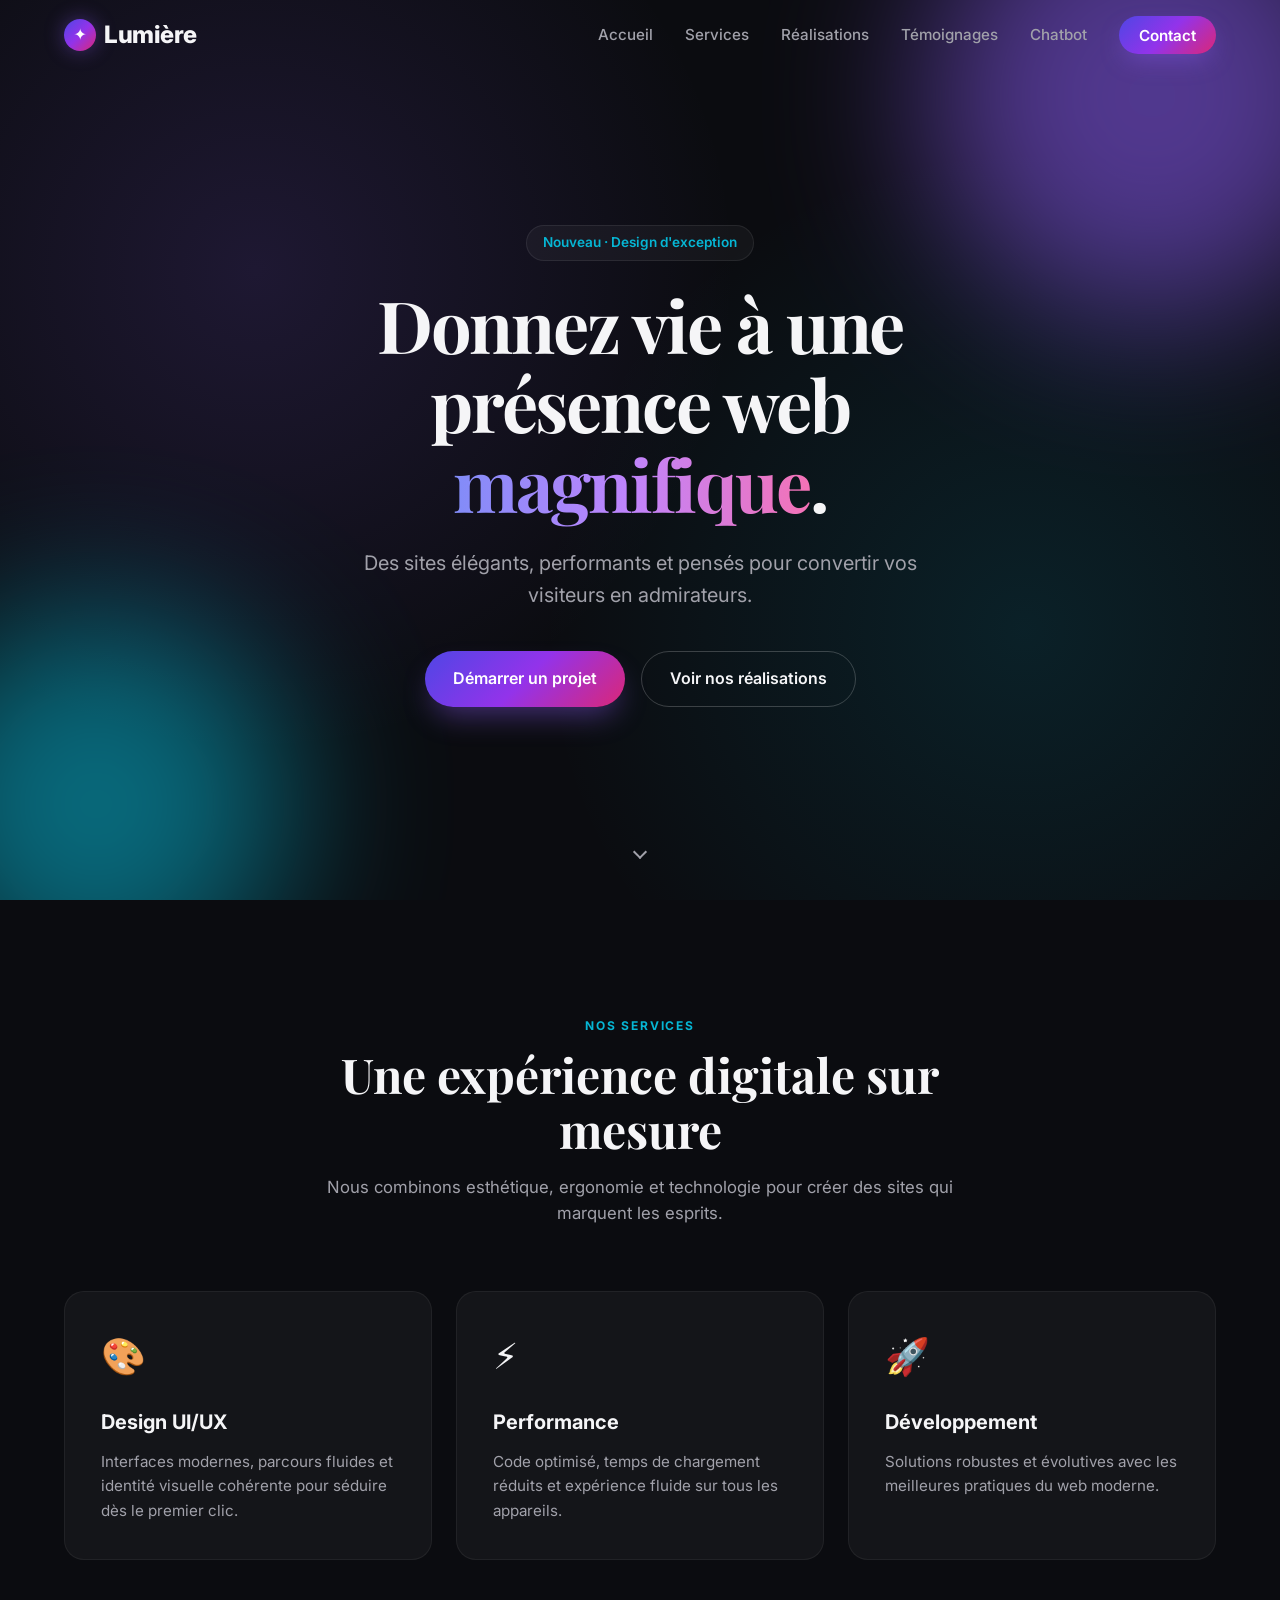
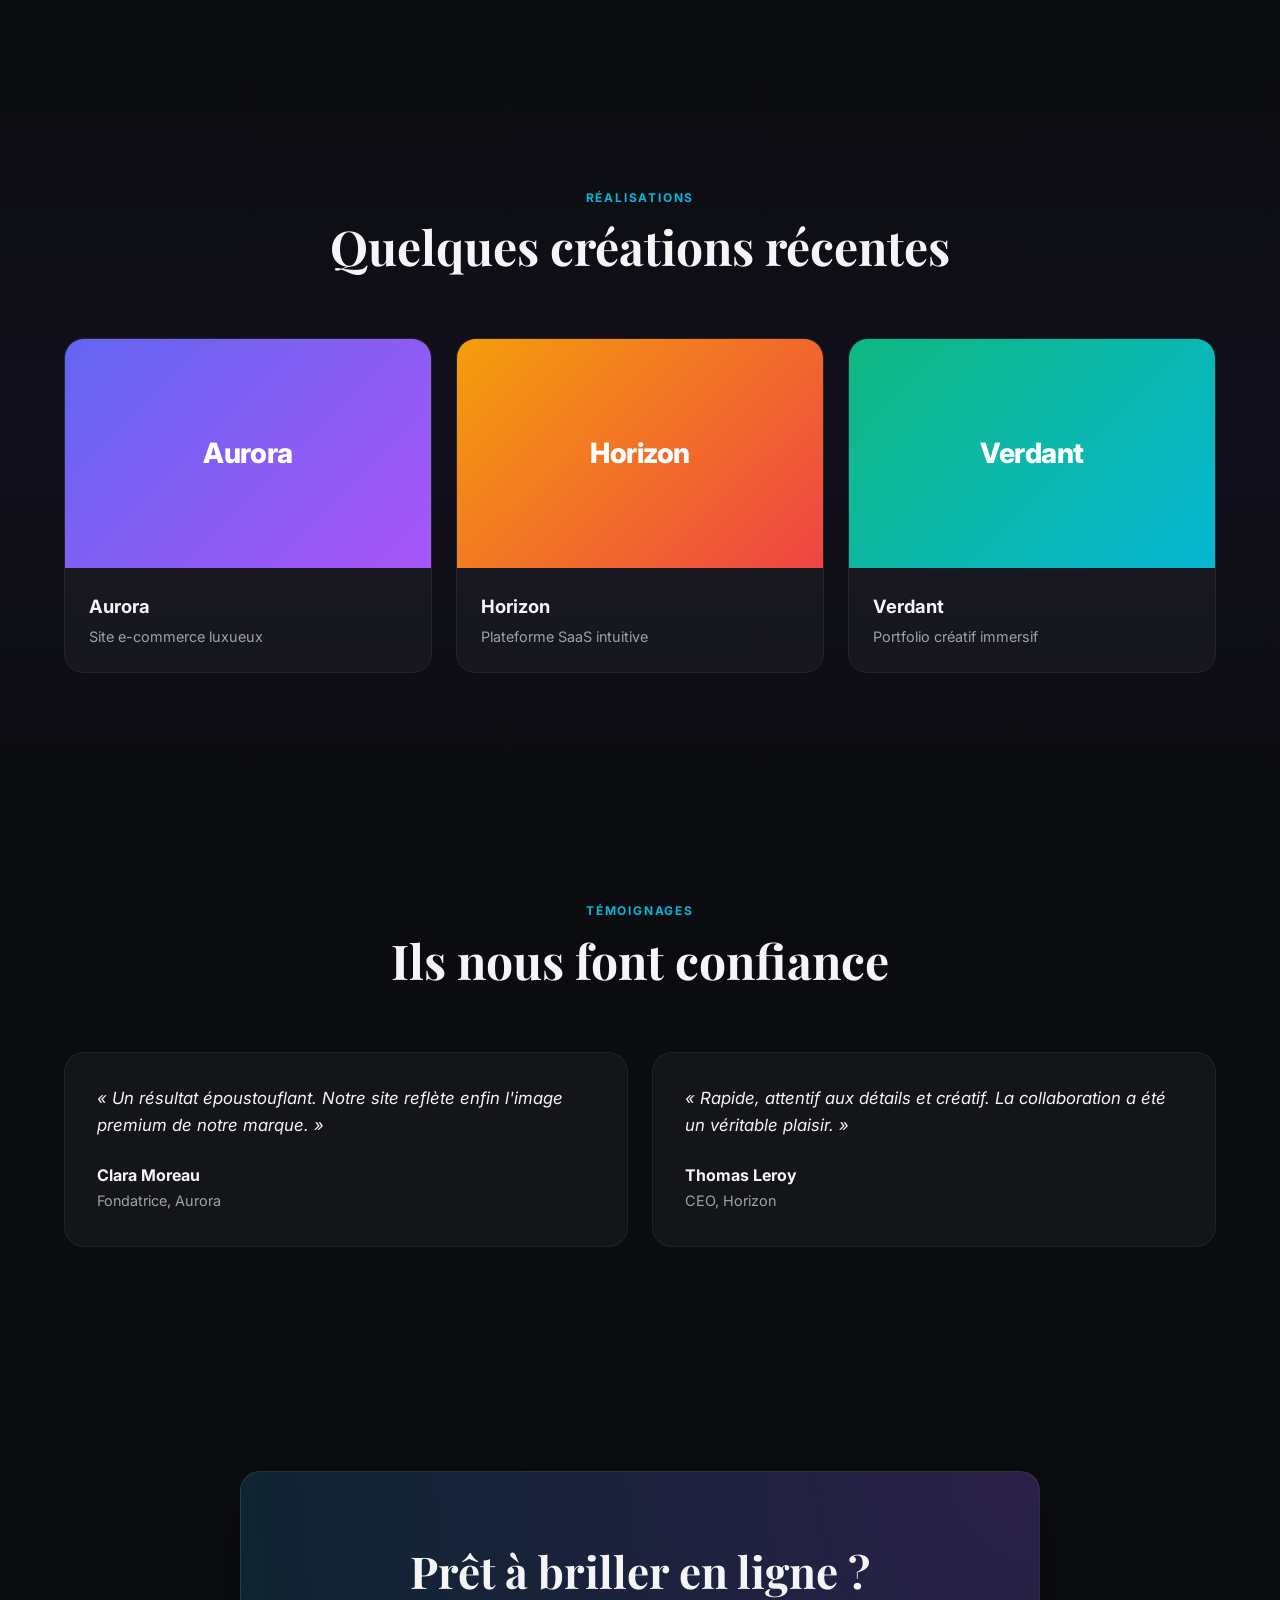
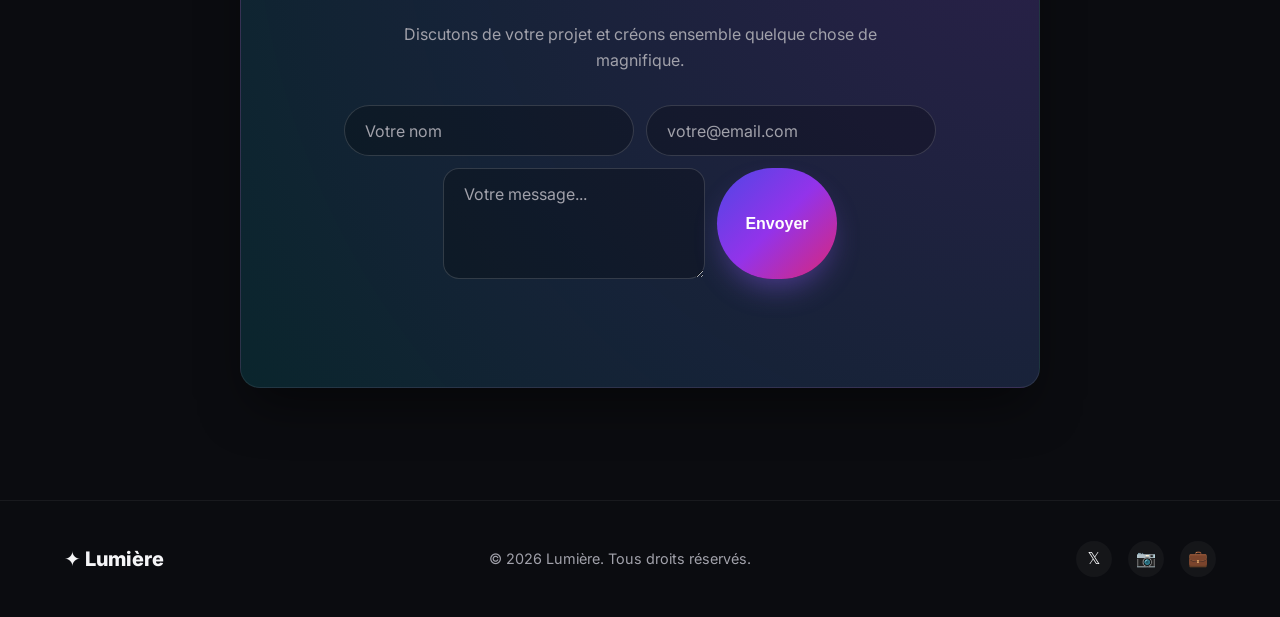
<file: index.html>
<!DOCTYPE html>
<html lang="fr">
<head>
  <meta charset="UTF-8" />
  <meta name="viewport" content="width=device-width, initial-scale=1.0" />
  <meta name="description" content="Lumière — Un site web magnifique, moderne et responsive." />
  <title>Lumière — Créons l'extraordinaire</title>
  <link rel="preconnect" href="https://fonts.googleapis.com" />
  <link rel="preconnect" href="https://fonts.gstatic.com" crossorigin />
  <link href="https://fonts.googleapis.com/css2?family=Inter:wght@300;400;600;700;800&family=Playfair+Display:wght@700&display=swap" rel="stylesheet" />
  <link rel="stylesheet" href="styles.css" />
</head>
<body>
  <header class="header" id="header">
    <nav class="nav container">
      <a href="#" class="logo" aria-label="Accueil Lumière">
        <span class="logo__icon" aria-hidden="true">✦</span>
        <span class="logo__text">Lumière</span>
      </a>

      <button class="nav__toggle" id="navToggle" aria-label="Ouvrir le menu" aria-expanded="false">
        <span class="hamburger"></span>
      </button>

      <ul class="nav__menu" id="navMenu">
        <li><a href="#accueil" class="nav__link">Accueil</a></li>
        <li><a href="#services" class="nav__link">Services</a></li>
        <li><a href="#realisations" class="nav__link">Réalisations</a></li>
        <li><a href="#temoignages" class="nav__link">Témoignages</a></li>
        <li><a href="chatbot.html" class="nav__link">Chatbot</a></li>
        <li><a href="#contact" class="nav__link nav__link--cta">Contact</a></li>
      </ul>
    </nav>
  </header>

  <main>
    <section class="hero" id="accueil">
      <div class="hero__blob hero__blob--1" aria-hidden="true"></div>
      <div class="hero__blob hero__blob--2" aria-hidden="true"></div>
      <div class="hero__content container">
        <span class="hero__badge reveal">Nouveau · Design d'exception</span>
        <h1 class="hero__title reveal">Donnez vie à une présence web <span class="text-gradient">magnifique</span>.</h1>
        <p class="hero__subtitle reveal">
          Des sites élégants, performants et pensés pour convertir vos visiteurs en admirateurs.
        </p>
        <div class="hero__actions reveal">
          <a href="#contact" class="btn btn--primary">Démarrer un projet</a>
          <a href="#realisations" class="btn btn--secondary">Voir nos réalisations</a>
        </div>
      </div>
      <a href="#services" class="scroll-indicator" aria-label="Défiler vers le bas">
        <span></span>
      </a>
    </section>

    <section class="services section" id="services">
      <div class="container">
        <div class="section__header reveal">
          <span class="section__label">Nos services</span>
          <h2 class="section__title">Une expérience digitale sur mesure</h2>
          <p class="section__desc">Nous combinons esthétique, ergonomie et technologie pour créer des sites qui marquent les esprits.</p>
        </div>

        <div class="services__grid">
          <article class="service-card reveal">
            <div class="service-card__icon" aria-hidden="true">🎨</div>
            <h3 class="service-card__title">Design UI/UX</h3>
            <p>Interfaces modernes, parcours fluides et identité visuelle cohérente pour séduire dès le premier clic.</p>
          </article>

          <article class="service-card reveal">
            <div class="service-card__icon" aria-hidden="true">⚡</div>
            <h3 class="service-card__title">Performance</h3>
            <p>Code optimisé, temps de chargement réduits et expérience fluide sur tous les appareils.</p>
          </article>

          <article class="service-card reveal">
            <div class="service-card__icon" aria-hidden="true">🚀</div>
            <h3 class="service-card__title">Développement</h3>
            <p>Solutions robustes et évolutives avec les meilleures pratiques du web moderne.</p>
          </article>
        </div>
      </div>
    </section>

    <section class="showcase section" id="realisations">
      <div class="container">
        <div class="section__header reveal">
          <span class="section__label">Réalisations</span>
          <h2 class="section__title">Quelques créations récentes</h2>
        </div>

        <div class="showcase__grid">
          <figure class="showcase__item reveal">
            <div class="showcase__thumb" style="--bg: linear-gradient(135deg, #6366f1, #a855f7);">
              <span>Aurora</span>
            </div>
            <figcaption class="showcase__caption">
              <h3>Aurora</h3>
              <p>Site e-commerce luxueux</p>
            </figcaption>
          </figure>

          <figure class="showcase__item reveal">
            <div class="showcase__thumb" style="--bg: linear-gradient(135deg, #f59e0b, #ef4444);">
              <span>Horizon</span>
            </div>
            <figcaption class="showcase__caption">
              <h3>Horizon</h3>
              <p>Plateforme SaaS intuitive</p>
            </figcaption>
          </figure>

          <figure class="showcase__item reveal">
            <div class="showcase__thumb" style="--bg: linear-gradient(135deg, #10b981, #06b6d4);">
              <span>Verdant</span>
            </div>
            <figcaption class="showcase__caption">
              <h3>Verdant</h3>
              <p>Portfolio créatif immersif</p>
            </figcaption>
          </figure>
        </div>
      </div>
    </section>

    <section class="testimonials section" id="temoignages">
      <div class="container">
        <div class="section__header reveal">
          <span class="section__label">Témoignages</span>
          <h2 class="section__title">Ils nous font confiance</h2>
        </div>

        <div class="testimonials__grid">
          <blockquote class="testimonial reveal">
            <p class="testimonial__text">« Un résultat époustouflant. Notre site reflète enfin l'image premium de notre marque. »</p>
            <footer class="testimonial__author">
              <strong>Clara Moreau</strong>
              <span>Fondatrice, Aurora</span>
            </footer>
          </blockquote>

          <blockquote class="testimonial reveal">
            <p class="testimonial__text">« Rapide, attentif aux détails et créatif. La collaboration a été un véritable plaisir. »</p>
            <footer class="testimonial__author">
              <strong>Thomas Leroy</strong>
              <span>CEO, Horizon</span>
            </footer>
          </blockquote>
        </div>
      </div>
    </section>

    <section class="cta section" id="contact">
      <div class="container">
        <div class="cta__box reveal">
          <h2 class="cta__title">Prêt à briller en ligne ?</h2>
          <p class="cta__desc">Discutons de votre projet et créons ensemble quelque chose de magnifique.</p>
          <form class="contact-form" id="contactForm" action="/.netlify/functions/contact" method="post" novalidate>
            <label for="name" class="sr-only">Votre nom</label>
            <input id="name" name="name" type="text" placeholder="Votre nom" required />

            <label for="email" class="sr-only">Votre adresse e-mail</label>
            <input id="email" name="email" type="email" placeholder="votre@email.com" required />

            <label for="message" class="sr-only">Votre message</label>
            <textarea id="message" name="message" placeholder="Votre message..." rows="4" required></textarea>

            <button type="submit" class="btn btn--primary">Envoyer</button>
            <p class="form-status" id="formStatus" aria-live="polite"></p>
          </form>
        </div>
      </div>
    </section>
  </main>

  <footer class="footer">
    <div class="container footer__inner">
      <p class="footer__brand">✦ Lumière</p>
      <p class="footer__copy">© <span id="year"></span> Lumière. Tous droits réservés.</p>
      <ul class="footer__social">
        <li><a href="#" aria-label="Twitter">𝕏</a></li>
        <li><a href="#" aria-label="Instagram">📷</a></li>
        <li><a href="#" aria-label="LinkedIn">💼</a></li>
      </ul>
    </div>
  </footer>

  <script src="script.js"></script>
</body>
</html>
</file>
<file: styles.css>
:root {
  --color-bg: #0b0c10;
  --color-surface: rgba(255, 255, 255, 0.04);
  --color-surface-hover: rgba(255, 255, 255, 0.08);
  --color-text: #f5f5f7;
  --color-muted: #a1a1aa;
  --color-primary: #8b5cf6;
  --color-secondary: #06b6d4;
  --color-accent: #f43f5e;
  --gradient-hero: linear-gradient(135deg, #4f46e5 0%, #9333ea 50%, #db2777 100%);
  --gradient-text: linear-gradient(90deg, #818cf8, #c084fc, #f472b6);
  --shadow: 0 25px 50px -12px rgba(0, 0, 0, 0.5);
  --radius: 1.25rem;
  --transition: 0.3s cubic-bezier(0.4, 0, 0.2, 1);
  --container: 72rem;
}

* {
  box-sizing: border-box;
  margin: 0;
  padding: 0;
}

html {
  scroll-behavior: smooth;
}

body {
  font-family: 'Inter', system-ui, sans-serif;
  background-color: var(--color-bg);
  color: var(--color-text);
  line-height: 1.6;
  overflow-x: hidden;
}

img {
  max-width: 100%;
  display: block;
}

a {
  color: inherit;
  text-decoration: none;
}

.container {
  width: min(100% - 2rem, var(--container));
  margin-inline: auto;
}

.sr-only {
  position: absolute;
  width: 1px;
  height: 1px;
  padding: 0;
  margin: -1px;
  overflow: hidden;
  clip: rect(0, 0, 0, 0);
  white-space: nowrap;
  border: 0;
}

/* Header */
.header {
  position: fixed;
  inset: 0 0 auto 0;
  z-index: 100;
  padding-block: 1rem;
  transition: background-color var(--transition), box-shadow var(--transition), padding var(--transition);
}

.header--scrolled {
  background-color: rgba(11, 12, 16, 0.85);
  backdrop-filter: blur(12px);
  box-shadow: 0 1px 0 rgba(255, 255, 255, 0.05);
  padding-block: 0.75rem;
}

.nav {
  display: flex;
  align-items: center;
  justify-content: space-between;
}

.logo {
  display: inline-flex;
  align-items: center;
  gap: 0.5rem;
  font-weight: 800;
  font-size: 1.5rem;
  letter-spacing: -0.02em;
}

.logo__icon {
  display: inline-flex;
  align-items: center;
  justify-content: center;
  width: 2rem;
  height: 2rem;
  border-radius: 50%;
  background: var(--gradient-hero);
  color: #fff;
  font-size: 1rem;
  box-shadow: 0 0 20px rgba(139, 92, 246, 0.4);
}

.nav__menu {
  display: flex;
  align-items: center;
  gap: 2rem;
  list-style: none;
}

.nav__link {
  position: relative;
  font-size: 0.95rem;
  font-weight: 500;
  color: var(--color-muted);
  transition: color var(--transition);
}

.nav__link::after {
  content: '';
  position: absolute;
  left: 0;
  bottom: -4px;
  width: 0;
  height: 2px;
  background: var(--gradient-text);
  transition: width var(--transition);
}

.nav__link:hover {
  color: var(--color-text);
}

.nav__link:hover::after {
  width: 100%;
}

.nav__link--cta {
  padding: 0.6rem 1.25rem;
  border-radius: 999px;
  background: var(--gradient-hero);
  color: #fff;
  font-weight: 600;
  box-shadow: 0 10px 25px -5px rgba(139, 92, 246, 0.4);
}

.nav__link--cta::after {
  display: none;
}

.nav__toggle {
  display: none;
  background: none;
  border: none;
  cursor: pointer;
  padding: 0.5rem;
  color: var(--color-text);
}

.hamburger,
.hamburger::before,
.hamburger::after {
  display: block;
  width: 28px;
  height: 2px;
  background: currentColor;
  border-radius: 2px;
  transition: transform var(--transition), opacity var(--transition);
}

.hamburger {
  position: relative;
}

.hamburger::before,
.hamburger::after {
  content: '';
  position: absolute;
  left: 0;
}

.hamburger::before { top: -8px; }
.hamburger::after { top: 8px; }

/* Hero */
.hero {
  position: relative;
  min-height: 100vh;
  display: grid;
  place-items: center;
  padding-block: 8rem 6rem;
  overflow: hidden;
  background: radial-gradient(circle at 20% 30%, rgba(139, 92, 246, 0.15), transparent 40%),
              radial-gradient(circle at 80% 70%, rgba(6, 182, 212, 0.12), transparent 40%),
              var(--color-bg);
}

.hero__blob {
  position: absolute;
  border-radius: 50%;
  filter: blur(80px);
  opacity: 0.55;
  animation: float 8s ease-in-out infinite;
}

.hero__blob--1 {
  width: 28rem;
  height: 28rem;
  background: var(--color-primary);
  top: -8rem;
  right: -6rem;
}

.hero__blob--2 {
  width: 24rem;
  height: 24rem;
  background: var(--color-secondary);
  bottom: -6rem;
  left: -6rem;
  animation-delay: -4s;
}

@keyframes float {
  0%, 100% { transform: translateY(0) scale(1); }
  50% { transform: translateY(-30px) scale(1.05); }
}

.hero__content {
  position: relative;
  z-index: 2;
  text-align: center;
  max-width: 50rem;
}

.hero__badge {
  display: inline-block;
  padding: 0.4rem 1rem;
  border-radius: 999px;
  background: var(--color-surface);
  border: 1px solid rgba(255, 255, 255, 0.08);
  font-size: 0.85rem;
  font-weight: 600;
  color: var(--color-secondary);
  margin-bottom: 1.5rem;
}

.hero__title {
  font-family: 'Playfair Display', serif;
  font-size: clamp(2.5rem, 6vw, 4.5rem);
  line-height: 1.1;
  letter-spacing: -0.03em;
  margin-bottom: 1.5rem;
}

.text-gradient {
  background: var(--gradient-text);
  -webkit-background-clip: text;
  -webkit-text-fill-color: transparent;
  background-clip: text;
}

.hero__subtitle {
  font-size: clamp(1rem, 2vw, 1.25rem);
  color: var(--color-muted);
  max-width: 36rem;
  margin-inline: auto;
  margin-bottom: 2.5rem;
}

.hero__actions {
  display: flex;
  flex-wrap: wrap;
  gap: 1rem;
  justify-content: center;
}

.btn {
  display: inline-flex;
  align-items: center;
  justify-content: center;
  gap: 0.5rem;
  padding: 0.9rem 1.75rem;
  border-radius: 999px;
  font-weight: 600;
  font-size: 1rem;
  transition: transform var(--transition), box-shadow var(--transition), background-color var(--transition);
  border: none;
  cursor: pointer;
}

.btn:hover {
  transform: translateY(-3px);
}

.btn--primary {
  background: var(--gradient-hero);
  color: #fff;
  box-shadow: 0 15px 30px -8px rgba(139, 92, 246, 0.45);
}

.btn--primary:hover {
  box-shadow: 0 20px 40px -8px rgba(139, 92, 246, 0.6);
}

.btn--secondary {
  background: transparent;
  color: var(--color-text);
  border: 1px solid rgba(255, 255, 255, 0.2);
}

.btn--secondary:hover {
  background: var(--color-surface-hover);
  border-color: rgba(255, 255, 255, 0.35);
}

.scroll-indicator {
  position: absolute;
  bottom: 2rem;
  left: 50%;
  transform: translateX(-50%);
  width: 2rem;
  height: 2rem;
  display: grid;
  place-items: center;
}

.scroll-indicator span {
  display: block;
  width: 10px;
  height: 10px;
  border-right: 2px solid var(--color-muted);
  border-bottom: 2px solid var(--color-muted);
  transform: rotate(45deg);
  animation: scrollBounce 2s infinite;
}

@keyframes scrollBounce {
  0%, 100% { transform: translateY(-4px) rotate(45deg); opacity: 0.4; }
  50% { transform: translateY(6px) rotate(45deg); opacity: 1; }
}

/* Sections */
.section {
  padding-block: 7rem;
}

.section__header {
  text-align: center;
  max-width: 42rem;
  margin-inline: auto;
  margin-bottom: 4rem;
}

.section__label {
  display: inline-block;
  text-transform: uppercase;
  letter-spacing: 0.15em;
  font-size: 0.75rem;
  font-weight: 700;
  color: var(--color-secondary);
  margin-bottom: 0.75rem;
}

.section__title {
  font-family: 'Playfair Display', serif;
  font-size: clamp(2rem, 4vw, 3rem);
  line-height: 1.15;
  margin-bottom: 1rem;
}

.section__desc {
  color: var(--color-muted);
  font-size: 1.05rem;
}

/* Services */
.services__grid {
  display: grid;
  grid-template-columns: repeat(auto-fit, minmax(16rem, 1fr));
  gap: 1.5rem;
}

.service-card {
  padding: 2.25rem;
  border-radius: var(--radius);
  background: var(--color-surface);
  border: 1px solid rgba(255, 255, 255, 0.06);
  transition: transform var(--transition), background-color var(--transition), border-color var(--transition);
}

.service-card:hover {
  transform: translateY(-8px);
  background: var(--color-surface-hover);
  border-color: rgba(255, 255, 255, 0.12);
}

.service-card__icon {
  font-size: 2.25rem;
  margin-bottom: 1.25rem;
}

.service-card__title {
  font-size: 1.25rem;
  margin-bottom: 0.75rem;
}

.service-card p {
  color: var(--color-muted);
  font-size: 0.95rem;
}

/* Showcase */
.showcase {
  background: linear-gradient(180deg, transparent, rgba(139, 92, 246, 0.05), transparent);
}

.showcase__grid {
  display: grid;
  grid-template-columns: repeat(auto-fit, minmax(18rem, 1fr));
  gap: 1.5rem;
}

.showcase__item {
  margin: 0;
  border-radius: var(--radius);
  overflow: hidden;
  background: var(--color-surface);
  border: 1px solid rgba(255, 255, 255, 0.06);
  transition: transform var(--transition);
}

.showcase__item:hover {
  transform: translateY(-8px) scale(1.01);
}

.showcase__thumb {
  aspect-ratio: 16 / 10;
  display: grid;
  place-items: center;
  background: var(--bg, var(--gradient-hero));
  color: #fff;
  font-weight: 800;
  font-size: 1.75rem;
  letter-spacing: -0.02em;
}

.showcase__caption {
  padding: 1.5rem;
}

.showcase__caption h3 {
  font-size: 1.15rem;
  margin-bottom: 0.25rem;
}

.showcase__caption p {
  color: var(--color-muted);
  font-size: 0.9rem;
}

/* Testimonials */
.testimonials__grid {
  display: grid;
  grid-template-columns: repeat(auto-fit, minmax(18rem, 1fr));
  gap: 1.5rem;
}

.testimonial {
  padding: 2rem;
  border-radius: var(--radius);
  background: var(--color-surface);
  border: 1px solid rgba(255, 255, 255, 0.06);
}

.testimonial__text {
  font-size: 1.05rem;
  font-style: italic;
  margin-bottom: 1.5rem;
  color: var(--color-text);
}

.testimonial__author strong {
  display: block;
  font-weight: 700;
}

.testimonial__author span {
  color: var(--color-muted);
  font-size: 0.9rem;
}

/* CTA / Contact */
.cta__box {
  padding: 4rem 2rem;
  border-radius: var(--radius);
  background: radial-gradient(circle at top right, rgba(139, 92, 246, 0.25), rgba(6, 182, 212, 0.15));
  border: 1px solid rgba(255, 255, 255, 0.08);
  text-align: center;
  max-width: 50rem;
  margin-inline: auto;
  box-shadow: var(--shadow);
}

.cta__title {
  font-family: 'Playfair Display', serif;
  font-size: clamp(1.75rem, 4vw, 2.75rem);
  margin-bottom: 1rem;
}

.cta__desc {
  color: var(--color-muted);
  max-width: 32rem;
  margin-inline: auto;
  margin-bottom: 2rem;
}

.contact-form {
  display: flex;
  flex-wrap: wrap;
  gap: 0.75rem;
  justify-content: center;
}

.contact-form input,
.contact-form textarea {
  min-width: 16rem;
  padding: 0.9rem 1.25rem;
  border-radius: 999px;
  border: 1px solid rgba(255, 255, 255, 0.15);
  background: rgba(0, 0, 0, 0.25);
  color: var(--color-text);
  font-size: 1rem;
  outline: none;
  transition: border-color var(--transition), box-shadow var(--transition);
  font-family: inherit;
}

.contact-form textarea {
  border-radius: 1rem;
  resize: vertical;
  min-height: 6rem;
}

.contact-form input:focus,
.contact-form textarea:focus {
  border-color: var(--color-secondary);
  box-shadow: 0 0 0 3px rgba(6, 182, 212, 0.2);
}

.contact-form input::placeholder,
.contact-form textarea::placeholder {
  color: var(--color-muted);
}

.form-status {
  width: 100%;
  margin-top: 0.5rem;
  font-size: 0.95rem;
  font-weight: 500;
  text-align: center;
  color: var(--color-secondary);
  min-height: 1.5rem;
}

/* Footer */
.footer {
  padding-block: 2.5rem;
  border-top: 1px solid rgba(255, 255, 255, 0.06);
}

.footer__inner {
  display: flex;
  flex-wrap: wrap;
  align-items: center;
  justify-content: space-between;
  gap: 1rem;
}

.footer__brand {
  font-weight: 800;
  font-size: 1.25rem;
}

.footer__copy {
  color: var(--color-muted);
  font-size: 0.9rem;
}

.footer__social {
  display: flex;
  gap: 1rem;
  list-style: none;
}

.footer__social a {
  display: inline-flex;
  width: 2.25rem;
  height: 2.25rem;
  align-items: center;
  justify-content: center;
  border-radius: 50%;
  background: var(--color-surface);
  color: var(--color-text);
  transition: background-color var(--transition), transform var(--transition);
}

.footer__social a:hover {
  background: var(--color-surface-hover);
  transform: translateY(-3px);
}

/* Reveal animation */
.reveal {
  opacity: 0;
  transform: translateY(30px);
  transition: opacity 0.7s ease, transform 0.7s ease;
}

.reveal--visible {
  opacity: 1;
  transform: translateY(0);
}

/* Responsive */
@media (max-width: 768px) {
  .nav__toggle {
    display: grid;
    place-items: center;
    z-index: 110;
  }

  .nav__menu {
    position: fixed;
    inset: 0 0 0 0;
    flex-direction: column;
    justify-content: center;
    gap: 2rem;
    background: rgba(11, 12, 16, 0.97);
    backdrop-filter: blur(16px);
    transform: translateX(100%);
    transition: transform var(--transition);
    z-index: 105;
  }

  .nav__menu--open {
    transform: translateX(0);
  }

  .nav__link {
    font-size: 1.25rem;
  }

  .nav__toggle[aria-expanded='true'] .hamburger {
    transform: rotate(45deg);
  }

  .nav__toggle[aria-expanded='true'] .hamburger::before {
    transform: rotate(90deg) translate(8px, 0);
  }

  .nav__toggle[aria-expanded='true'] .hamburger::after {
    opacity: 0;
  }

  .hero__actions {
    flex-direction: column;
    align-items: stretch;
  }

  .contact-form {
    flex-direction: column;
    align-items: stretch;
  }

  .footer__inner {
    flex-direction: column;
    text-align: center;
  }
}

@media (prefers-reduced-motion: reduce) {
  *,
  *::before,
  *::after {
    animation-duration: 0.01ms !important;
    animation-iteration-count: 1 !important;
    transition-duration: 0.01ms !important;
  }
}
</file>
